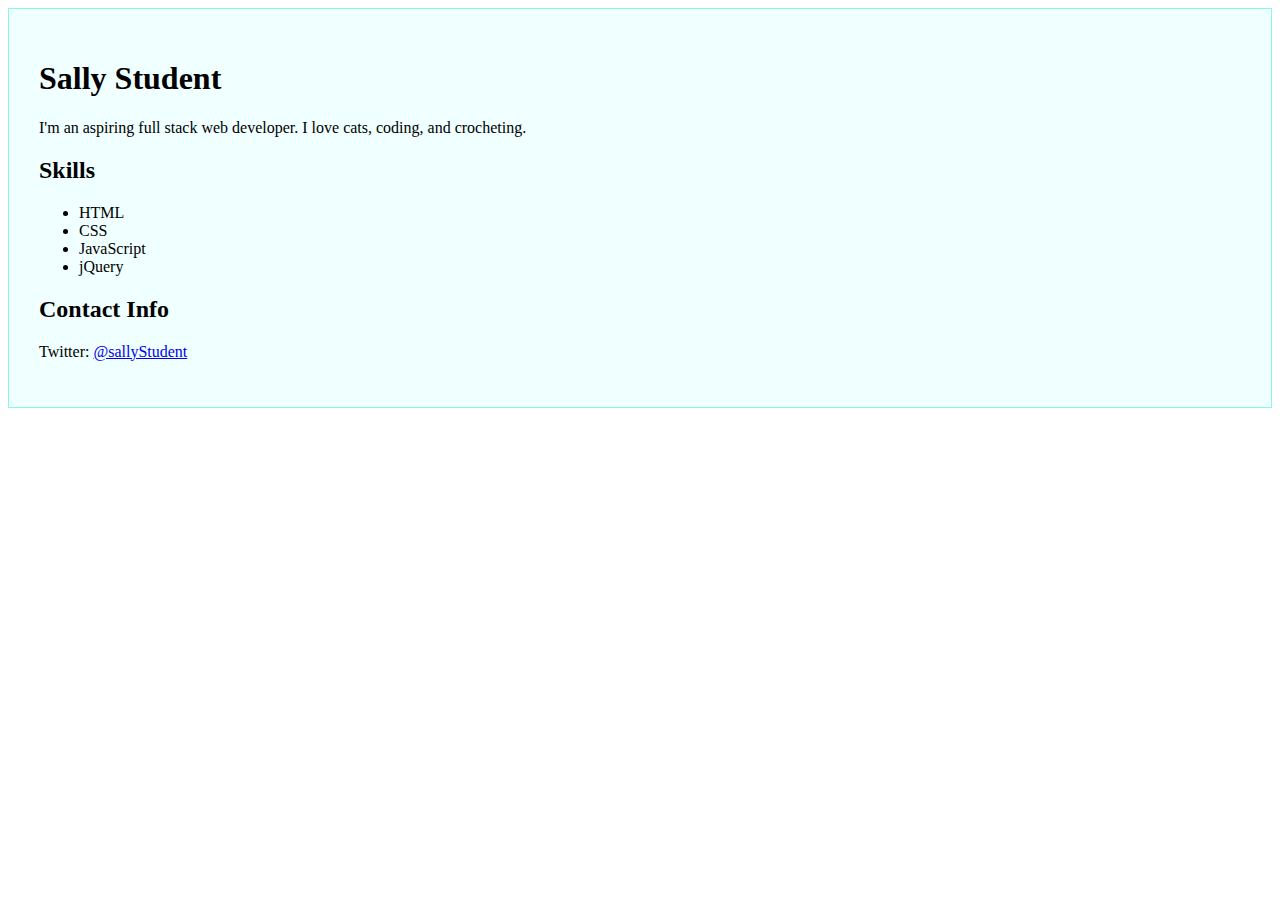
<file: about-me/index.html>
<!DOCTYPE html>
<html>
<head>
	<title>Sally Student</title>
	<link rel="stylesheet" type="text/css" href="main.css">
</head>
<body>
	<div>
  <h1>Sally Student</h1>
<p>I'm an aspiring full stack web developer. I love cats, coding, and crocheting.</p>
<h2>Skills</h2>
<ul>
     <li>HTML</li>
     <li>CSS</li>
     <li>JavaScript</li>
     <li>jQuery</li>
 </ul>
<h2>Contact Info</h2>
<p>Twitter: <a href="https://twitter.com/sallyStudent">@sallyStudent</a></p>
</div>

</body>
</html>
</file>
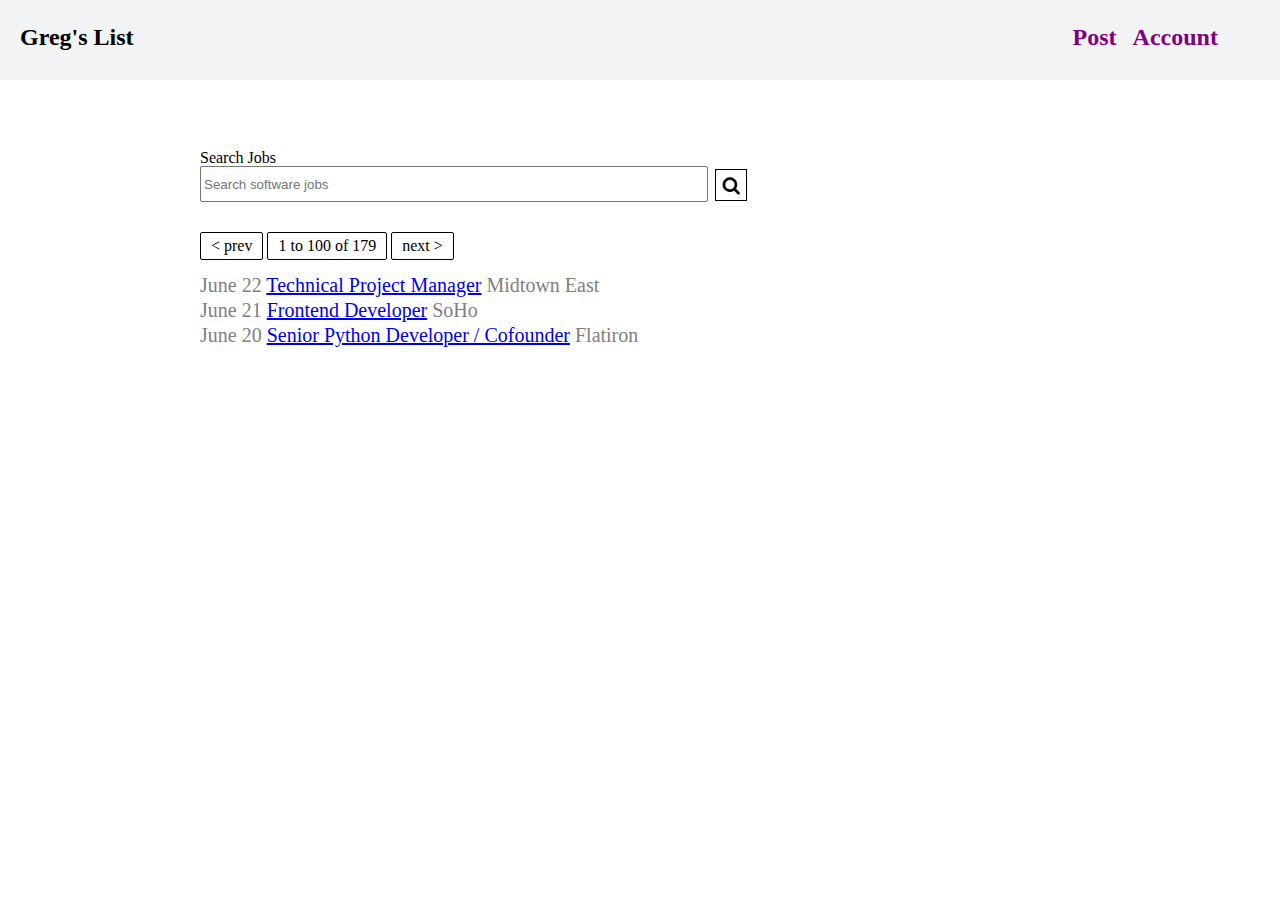
<file: css_layouts_challenge/index.html>
<!DOCTYPE html>
<html>
<head>
	<title>Greg's List</title>
	<link href="styles/main.css" rel="stylesheet" type="text/css">
	<meta content="Greg's List." name="description">
</head>
<body>
	<nav>
		<h1>Greg's List</h1>
		<ul>
			<li>
				<h1><a href="#">Post</a></h1>
			</li>
			<li>
				<h1><a href="#">Account</a></h1>
			</li>
		</ul>
	</nav>
	<main>
		<div class="searchform">
		<h2>Search Jobs</h2><input id="search" name="search" placeholder="Search software jobs" type="text"> <img class="magnifying-glass" src="images/magnifying-glass.png"></div><a class="prevnextbuttons" href="#">&lt; prev</a> <a class="prevnextbuttons" href="#">1 to 100 of 179</a> <a class="prevnextbuttons" href="#">next &gt;</a>
		<div class="adspace">
			<ul>
				<li>June 22 <a href="#">Technical Project Manager</a> Midtown East
				</li>
				<li>June 21 <a href="#">Frontend Developer</a> SoHo
				</li>
				<li>June 20 <a href="#">Senior Python Developer / Cofounder</a> Flatiron
				</li>
			</ul>
		</div>
	</main>
</body>
</html>
</file>
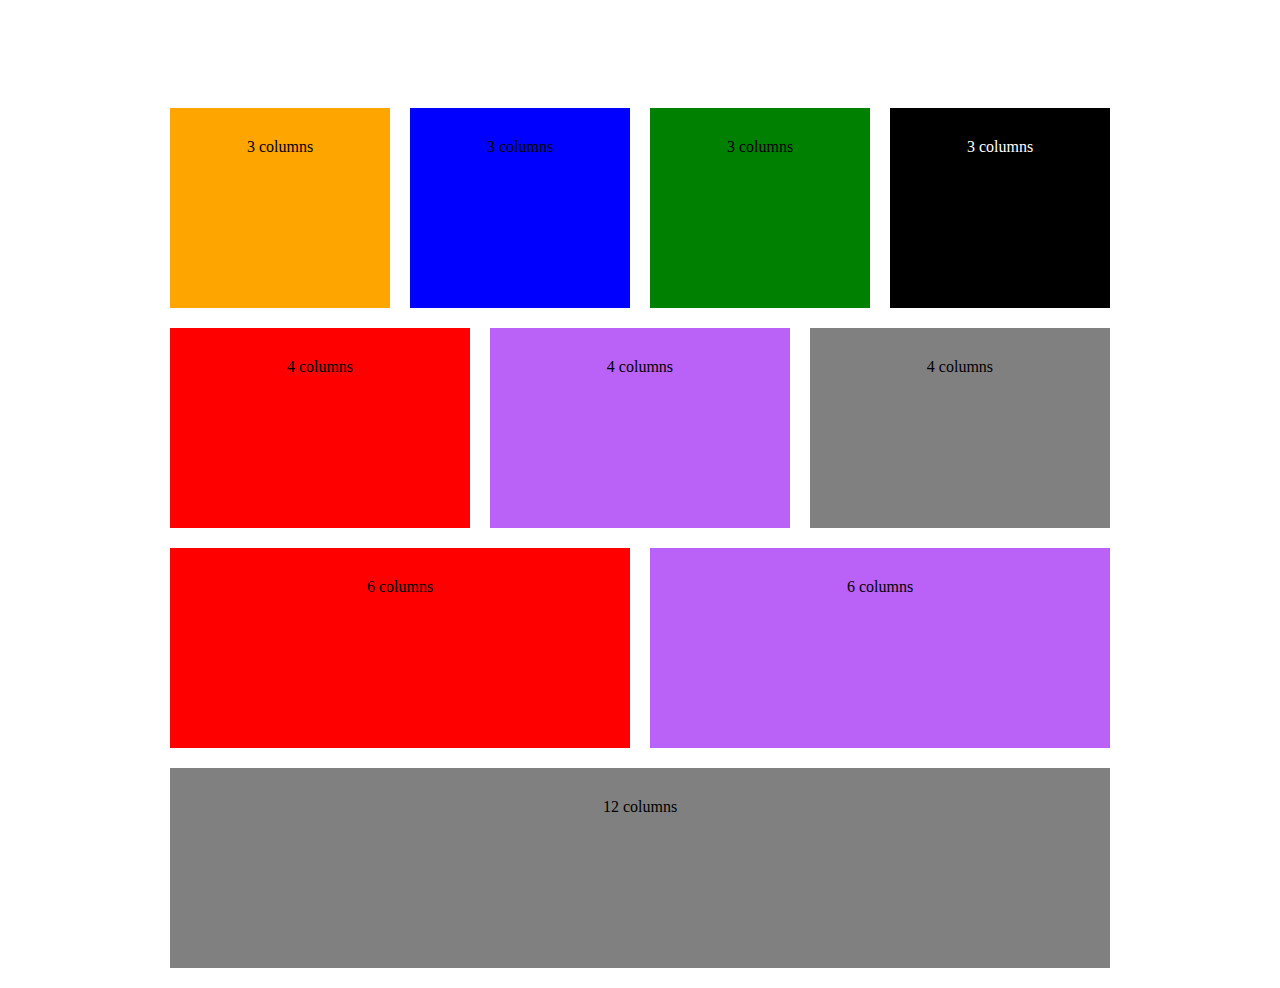
<file: responsive-grid-example-and-challenge-starter-files-master/index.html>
<!DOCTYPE html>
<html lang="en">
<head>
  <meta charset="UTF-8">
  <title>CSS Responsive Grid Challenge</title><!-- Responsive viewport tag, tells small screens that it's responsive -->
  <meta content="width=device-width, initial-scale=1" name="viewport"><!-- Stylesheets -->
  <link href="css/float-grid.css" rel="stylesheet">
  <link href="css/main.css" rel="stylesheet">
</head>
<body>
  <main role="main">
    <div class="row">
      <div class="col-3">
        <div class="box orange">
          3 columns
        </div>
      </div>
      <div class="col-3">
        <div class="box blue">
          3 columns
        </div>
      </div>
      <div class="col-3">
        <div class="box green">
          3 columns
        </div>
      </div>
      <div class="col-3">
        <div class="box black">
          3 columns
        </div>
      </div>
    </div>
    <div class="row">
      <div class="col-4">
        <div class="box red">
          4 columns
        </div>
      </div>
      <div class="col-4">
        <div class="box purple">
          4 columns
        </div>
      </div>
      <div class="col-4">
        <div class="box grey">
          4 columns
        </div>
      </div>
    </div>
    <div class="row">
      <div class="col-6">
        <div class="box red">
          6 columns
        </div>
      </div>
      <div class="col-6">
        <div class="box purple">
          6 columns
        </div>
      </div>
    </div>
    <div class="row">
      <div class="col-12">
        <div class="box grey">
          12 columns
        </div>
      </div>
    </div>
  </main>
</body>
</html>
</file>
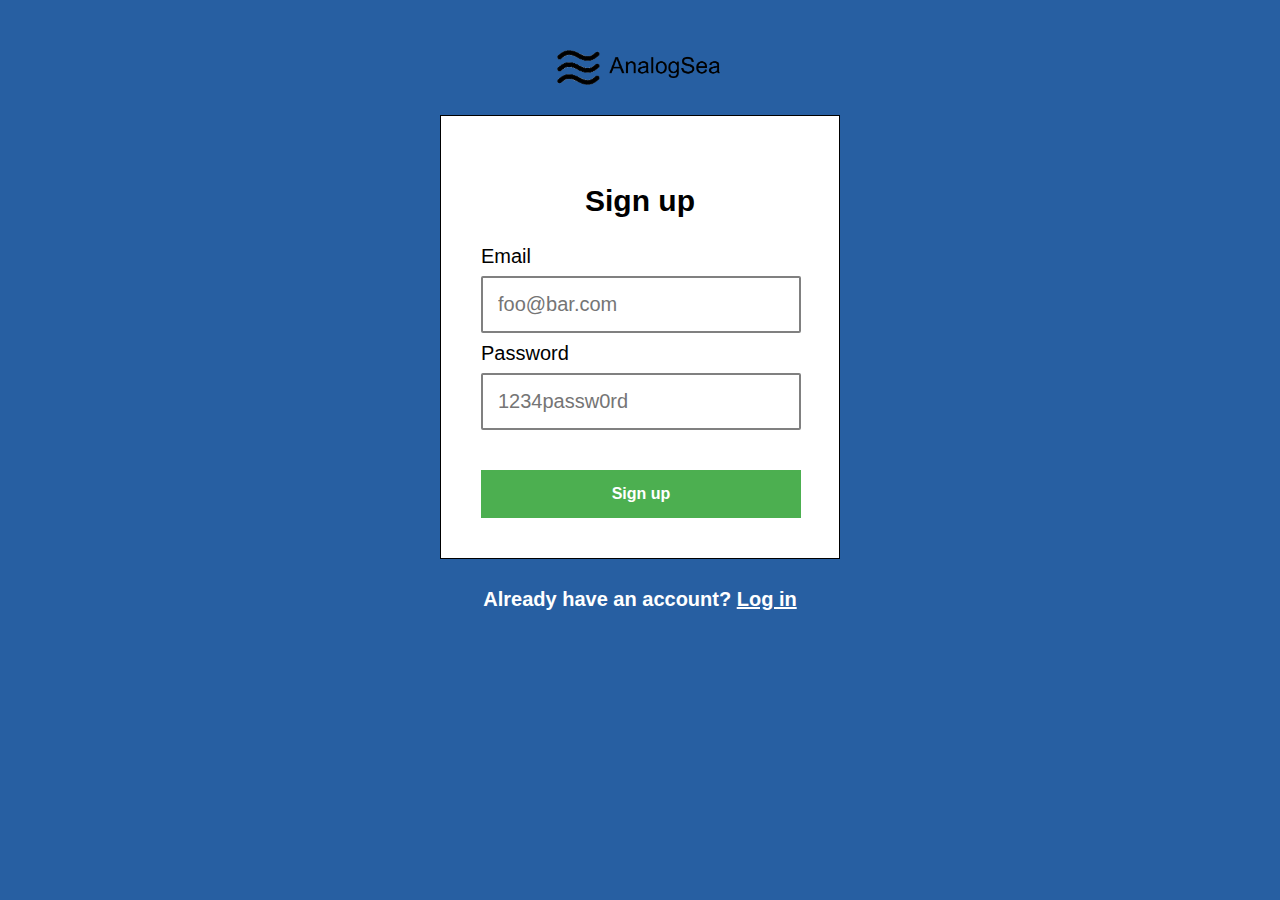
<file: signup_challenge/index.html>
<!DOCTYPE html>
<html>
<head>
	<title>AnalogSea Signup Form</title>
	<link href="styles/main.css" rel="stylesheet" type="text/css">
	<meta content="AnalogSea Signup Form" name="description">
</head>
<body>
	<img class="toplogo" src="images/logo.png">
	<div class="signupcontainer">
		<form action="/signup/" class="sign-up" method="post">
			<h1>Sign up</h1>
			<fieldset>
				<label for="e-mail">Email</label> <input id="e-mail" name="e-mail" placeholder="foo@bar.com" required="" type="email"> <label for="password">Password</label> <input id="password" name="password" placeholder="1234passw0rd" required="" type="password"> <button type="submit">Sign up</button>
			</fieldset>
		</form>
	</div>
	<div class="alreadysignedup">
		<p>Already have an account? <a href="/login">Log in</a></p>
	</div>
</body>
</html>
</file>
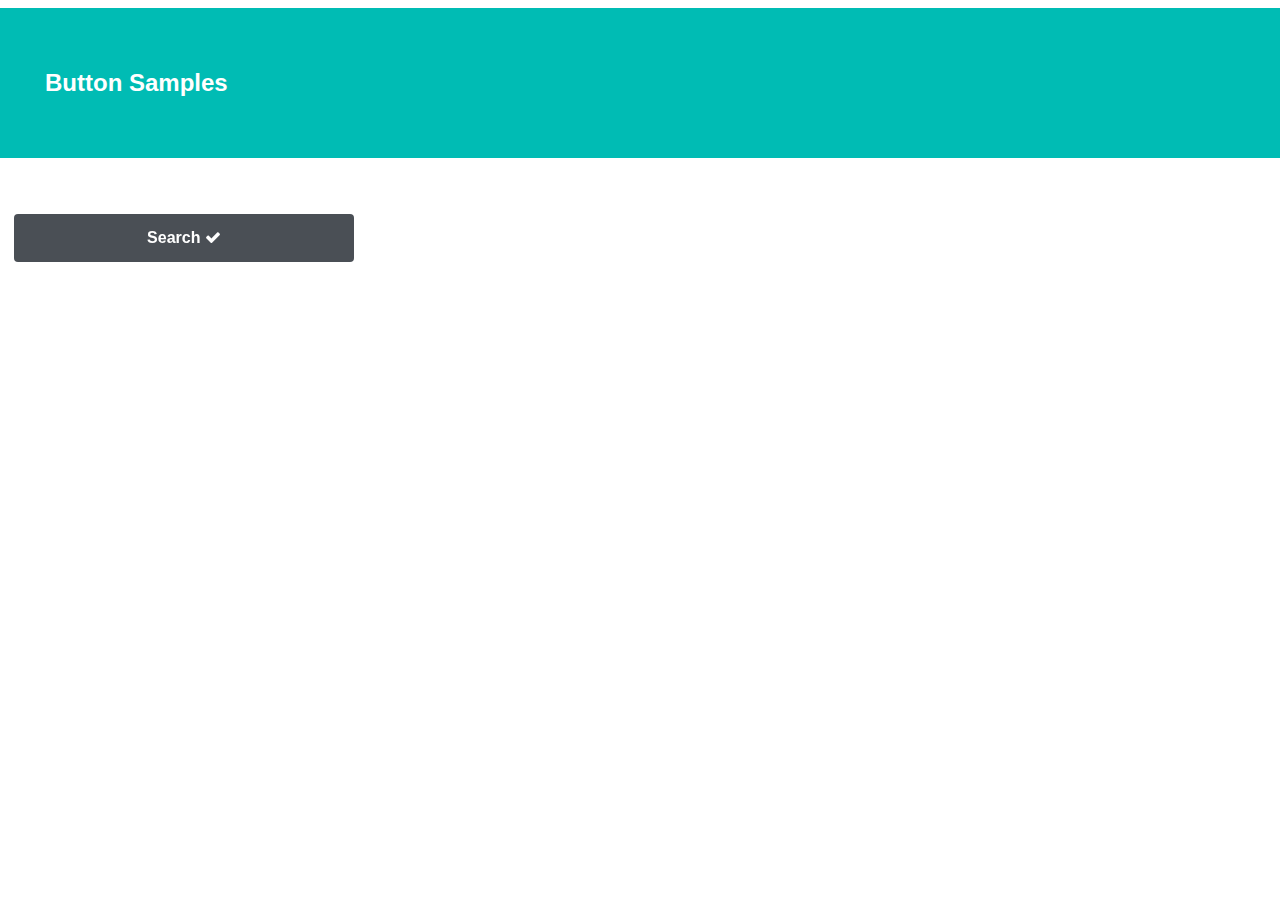
<file: additional-training/button-samples/index.html>
<!DOCTYPE html>
<html lang="en">
<head>
    <meta charset="UTF-8">
    <title>Button Samples</title>
    <link type="text/css" rel="stylesheet" href="styling/button-samples.css">
    <link href="//maxcdn.bootstrapcdn.com/font-awesome/4.2.0/css/font-awesome.min.css" rel="stylesheet" media="all">

</head>
<body>
<nav>
    <h1>Button Samples</h1>
</nav>
<div class="row">


    <a href="#" class="hvr-icon-fade">Search <i class="fa fa-check hvr-icon"></i>
    </a></div>

</a>
</body>
</html>
</file>
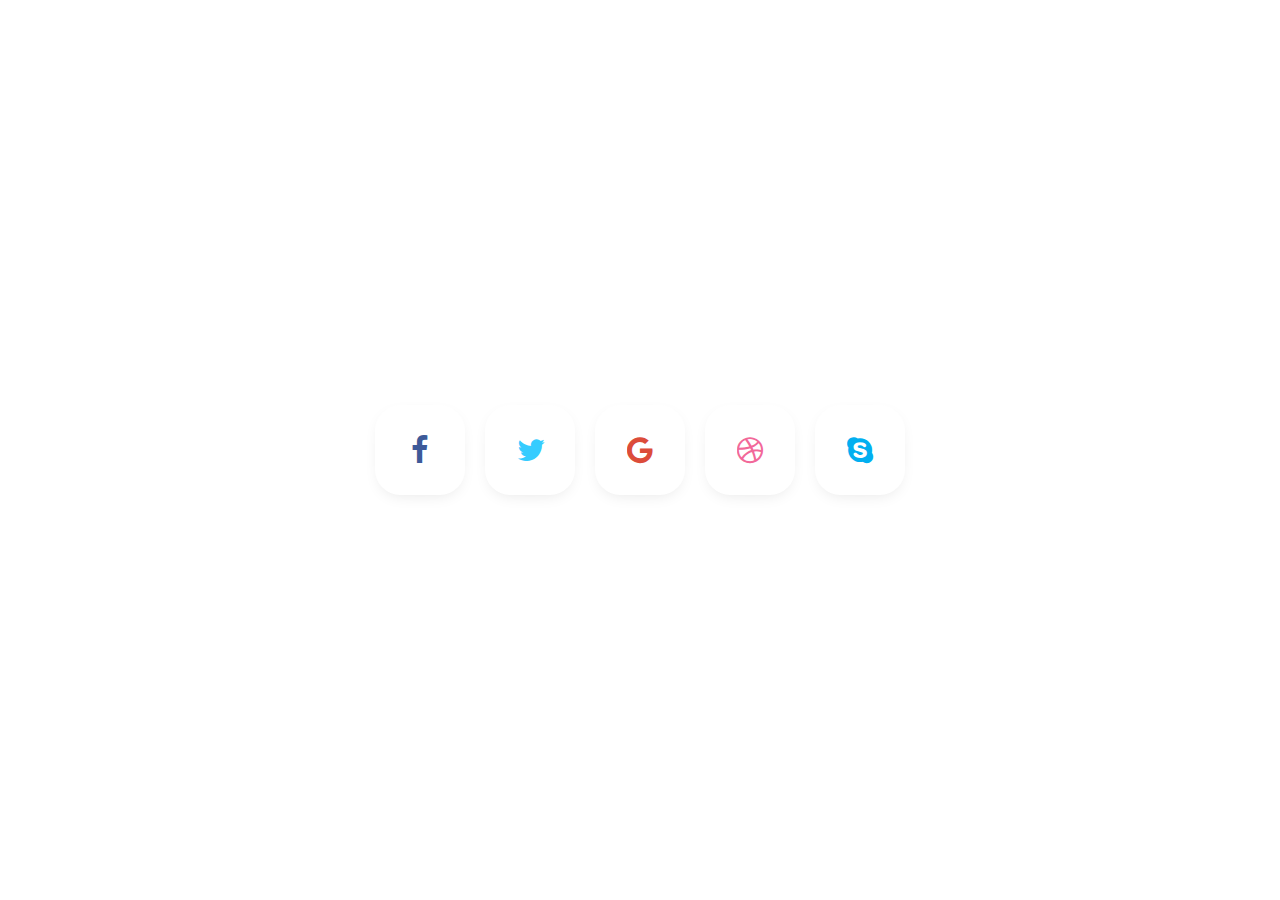
<file: additional-training/social-media-buttons/index.html>
<!DOCTYPE html>
<html lang="en">
<head>
    <meta charset="UTF-8">
    <link type="text/css" rel="stylesheet" href="main.css">
    <link type="text/css" rel="stylesheet" href="//maxcdn.bootstrapcdn.com/font-awesome/4.3.0/css/font-awesome.min.css">

    <title>Social Media Buttons</title>
</head>
<body>
<div class="social-btns"><a class="btn facebook" href="#"><i class="fa fa-facebook"></i></a>
    <a class="btn twitter" href="#"><i class="fa fa-twitter"></i></a>
    <a class="btn google" href="#"><i class="fa fa-google"></i></a>
    <a class="btn dribbble" href="#"><i class="fa fa-dribbble"></i></a>
    <a class="btn skype" href="#"><i class="fa fa-skype"></i></a>

</body>
</html>
</file>
<file: about-me/main.css>
div {
  background-color: azure;
  border: 1px solid aquamarine;
  padding: 30px;
}
</file>
<file: responsive-grid-example-and-challenge-starter-files-master/css/float-grid.css>
* {
  box-sizing: border-box;
}
/* Grid measurements:
 *
 *   960px wide including 12 gutters (half gutters on both edges)
 *
 *   60px columns (12)
 *   20px gutters (two half-gutters + 11 full gutters, so 12 total)
 *
 *
 *   For smaller screens, we always want 20px of padding on either side,
 *   so 960 + 20 + 20 => 1000px
 *
 **/

.row {
  max-width: 1000px;
  padding-left: 20px;
  padding-right: 20px;
  margin: 0 auto;
}
/* Clearfix */

.row::before, .row::after {
  display: table;
  content: '';
}
.row::after {
  clear: both;
}
.col-3, .col-4, .col-6, .col-12 {
  float: left;
  /* Gutters:
   * Each column is padded by half-a-gutter on each side,
   *
   * Half a gutter is 10px, 10/960 (context) = 1.041666%
   *
   */
  padding-left: 1.04166666%;
  padding-right: 1.04166666%;
}
/* Mobile defaults */

.col-3, .col-4, .col-6, .col-12 {
  width: 100%;
}
/* Non-mobile, grid */

@media only screen and (min-width: 640px) {
  /* 3 columns, 3/12 in % */
  .col-3 {
    width: 25%;
  }
  /* 4 columns */
  .col-4 {
    width: 33.33333%;
  }
  /* 6 columns */
  .col-6 {
    width: 50%;
  }
  /* 12 columns */
  .col-12 {
    width: 100%;
  }
}
</file>
<file: responsive-grid-example-and-challenge-starter-files-master/css/main.css>
main {
  padding-top: 100px;
}
main .row {
  margin-bottom: 20px;
}
.box {
  height: 200px;
  text-align: center;
  padding-top: 30px;
}
.black {
  background-color: black;
  color: white;
}
.green {
  background-color: green;
}
.orange {
  background-color: orange;
}
.blue {
  background-color: blue;
}
.red {
  background-color: red;
}
.purple {
  background-color: #ba61f7;
}
.grey {
  background-color: grey;
}
</file>
<file: additional-training/button-samples/styling/button-samples.css>
* body {
    font-family: "Montserrat", Arial, sans-serif;
}
nav {
    position: fixed;
    padding: 20px;
    left: 0;
    right: 0;
    background-color: #00bcb4;
    color: white;
}
nav h1 {
    padding: 25px;
    float: left;
    font-size: 24px;
    font-weight: bold;
}
.row {
    padding-top: 200px;
}

[class^="hvr-"] {
    margin: .4em;
    padding: 1em;
    cursor: pointer;
    background: #e1e1e1;
    text-decoration: none;
    color: #666;
    -webkit-tap-highlight-color: rgba(0,0,0,0);
    -webkit-font-smoothing: antialiased;
    -moz-osx-font-smoothing: grayscale;
}

p, [class^="hvr-"] {
    font-family: 'Roboto', sans-serif;
}

/* Icon Fade */
.hvr-icon-fade {
    display: inline-block;
    vertical-align: middle;
    -webkit-transform: perspective(1px) translateZ(0);
    transform: perspective(1px) translateZ(0);
    box-shadow: 0 0 1px rgba(0, 0, 0, 0);
    background: #4a4f55;
    font-family: "Montserrat", Arial, sans-serif;
    color: white;
    padding: 12px;
    min-width:25%;
    cursor: pointer;
    line-height: 1.5;
    text-decoration: none;
    text-align: center;
    -webkit-user-select: none;
    -moz-user-select: none;
    -ms-user-select: none;
    user-select: none;
    -webkit-appearance: none;
    outline: 0;
    border: none;
    border-radius: 4px;
    font-size: 1rem;
    font-weight: bold;

}
.hvr-icon-fade .hvr-icon {
    -webkit-transform: translateZ(0);
    transform: translateZ(0);
    -webkit-transition-duration: 0.5s;
    transition-duration: 0.5s;
    -webkit-transition-property: color;
    transition-property: color;

}
.hvr-icon-fade:hover .hvr-icon, .hvr-icon-fade:focus .hvr-icon, .hvr-icon-fade:active .hvr-icon {
    color: #00bcb4;
}
.hvr-icon-pulse-grow {
    display: inline-block;
    vertical-align: middle;
    -webkit-transform: perspective(1px) translateZ(0);
    transform: perspective(1px) translateZ(0);
    box-shadow: 0 0 1px rgba(0, 0, 0, 0);
}
.hvr-icon-pulse-grow .hvr-icon {
    -webkit-transform: translateZ(0);
    transform: translateZ(0);
    -webkit-transition-timing-function: ease-out;
    transition-timing-function: ease-out;
}

.icon-car {
    background-size: contain;
    background-repeat: no-repeat;
    display: inline-block;
    transition: all 0.2s;
    height: 40px;
    width: 40px;
    background-image: url(/images/car-grey.svg);
}
</file>
<file: additional-training/social-media-buttons/main.css>
@import '//codepen.io/chrisdothtml/pen/ojLzJK.css';
.social-btns .btn,
.social-btns .btn:before,
.social-btns .btn .fa {
    transition: all 0.35s;
    transition-timing-function: cubic-bezier(0.31, -0.105, 0.43, 1.59);
}
.social-btns .btn:before {
    top: 90%;
    left: -110%;
}
.social-btns .btn .fa {
    -webkit-transform: scale(0.8);
    transform: scale(0.8);
}
.social-btns .btn.facebook:before {
    background-color: #3b5998;
}
.social-btns .btn.facebook .fa {
    color: #3b5998;
}
.social-btns .btn.twitter:before {
    background-color: #3cf;
}
.social-btns .btn.twitter .fa {
    color: #3cf;
}
.social-btns .btn.google:before {
    background-color: #dc4a38;
}
.social-btns .btn.google .fa {
    color: #dc4a38;
}
.social-btns .btn.dribbble:before {
    background-color: #f26798;
}
.social-btns .btn.dribbble .fa {
    color: #f26798;
}
.social-btns .btn.skype:before {
    background-color: #00aff0;
}
.social-btns .btn.skype .fa {
    color: #00aff0;
}
.social-btns .btn:focus:before,
.social-btns .btn:hover:before {
    top: -10%;
    left: -10%;
}
.social-btns .btn:focus .fa,
.social-btns .btn:hover .fa {
    color: #fff;
    -webkit-transform: scale(1);
    transform: scale(1);
}
.social-btns {
    height: 90px;
    margin: auto;
    font-size: 0;
    text-align: center;
    position: absolute;
    top: 0;
    bottom: 0;
    left: 0;
    right: 0;
}
.social-btns .btn {
    display: inline-block;
    background-color: #fff;
    width: 90px;
    height: 90px;
    line-height: 90px;
    margin: 0 10px;
    text-align: center;
    position: relative;
    overflow: hidden;
    border-radius: 28%;
    box-shadow: 0 5px 15px -5px rgba(0,0,0,0.1);
    opacity: 0.99;
}
.social-btns .btn:before {
    content: '';
    width: 120%;
    height: 120%;
    position: absolute;
    -webkit-transform: rotate(45deg);
    transform: rotate(45deg);
}
.social-btns .btn .fa {
    font-size: 38px;
    vertical-align: middle;
}
</file>
<file: css_layouts_challenge/styles/main.css>
/* http://meyerweb.com/eric/tools/css/reset/ 
   v2.0 | 20110126
   License: none (public domain)
*/

html, body, div, span, applet, object, iframe, h1, h2, h3, h4, h5, h6, p, blockquote, pre, a, abbr, acronym, address, big, cite, code, del, dfn, em, img, ins, kbd, q, s, samp, small, strike, strong, sub, sup, tt, var, b, u, i, center, dl, dt, dd, ol, ul, li, fieldset, form, label, legend, table, caption, tbody, tfoot, thead, tr, th, td, article, aside, canvas, details, embed, figure, figcaption, footer, header, hgroup, menu, nav, output, ruby, section, summary, time, mark, audio, video {
	margin: 0;
	padding: 0;
	border: 0;
	font-size: 100%;
	font: inherit;
	vertical-align: baseline;
}
/* HTML5 display-role reset for older browsers */

article, aside, details, figcaption, figure, footer, header, hgroup, menu, nav, section {
	display: block;
}
body {
	line-height: 1;
}
ol, ul {
	list-style: none;
}
blockquote, q {
	quotes: none;
}
blockquote:before, blockquote:after, q:before, q:after {
	content: '';
	content: none;
}
table {
	border-collapse: collapse;
	border-spacing: 0;
}

### MY CSS ###

body {
	background-color: white;
	margin-left: 100px;
	margin: 0;
}
nav {
	background-color: #F2F3F4;
	position: fixed;
	padding-left: 20px;
	left: 0;
	right: 0;
	height: 80px;
}
nav h1 {
	padding-top: 25px;
	float: left;
	font-size: 24px;
	font-weight: bold;
}
nav ul {
	margin-right: 50px;
	position: relative;
	text-align: right;
}
nav li {
	display: inline-block;
	text-align: right;
	margin-right: 1%;
}
nav li a:link {
	color: purple;
	text-decoration: none;
	float: right;
}
main {
	padding-left: 200px;
	margin: auto;
}
.searchform {
	padding-top: 150px;
}
.searchform input {
	width: 500px;
	height: 30px;
}
.searchform .magnifying-glass {
	width: 30px;
	vertical-align: middle;
	border: solid black 1px;
	margin-left: 3px;
}
.prevnextbuttons {
	margin-top: 30px;
	background-color: white;
	border: solid 1px;
	border-radius: 2px;
	color: black;
	text-align: center;
	display: inline-block;
	padding: 5px 10px;
	text-decoration: none;
}
.adspace {
	padding-top: 10px;
	color: grey;
	font-size: 20px;
}
.adspace ul {
	list-style: none;
	padding-left: 0;
}
.adspace li {
	margin: 5px 0;
</file>
<file: signup_challenge/styles/main.css>
/* http://meyerweb.com/eric/tools/css/reset/ 
   v2.0 | 20110126
   License: none (public domain)
*/

html, body, div, span, applet, object, iframe, h1, h2, h3, h4, h5, h6, p, blockquote, pre, a, abbr, acronym, address, big, cite, code, del, dfn, em, img, ins, kbd, q, s, samp, small, strike, strong, sub, sup, tt, var, b, u, i, center, dl, dt, dd, ol, ul, li, fieldset, form, label, legend, table, caption, tbody, tfoot, thead, tr, th, td, article, aside, canvas, details, embed, figure, figcaption, footer, header, hgroup, menu, nav, output, ruby, section, summary, time, mark, audio, video {
	margin: 0;
	padding: 0;
	border: 0;
	font-size: 100%;
	font: inherit;
	vertical-align: baseline;
}
/* HTML5 display-role reset for older browsers */

article, aside, details, figcaption, figure, footer, header, hgroup, menu, nav, section {
	display: block;
}
body {
	line-height: 1;
}
ol, ul {
	list-style: none;
}
blockquote, q {
	quotes: none;
}
blockquote:before, blockquote:after, q:before, q:after {
	content: '';
	content: none;
}
table {
	border-collapse: collapse;
	border-spacing: 0;
}
body {
	background-color: #275fa2;
	font-family: "Roboto", helvetica, sans-serif;
	padding-top: 50px;
}
body * {
	box-sizing: border-box;
}
.toplogo {
	display: block;
	height: 35px;
	margin: auto;
	margin-bottom: 30px;
}
.signupcontainer {
	background-color: white;
	border: black solid 1px;
	width: 400px;
	padding: 40px;
	font-size: 20px;
	text-align: left;
	margin-left: auto;
	margin-right: auto;
}
.signupcontainer h1 {
	font-size: 30px;
	text-align: center;
	font-weight: bold;
	padding-top: 30px;
	padding-bottom: 30px;
}
.signupcontainer fieldset input {
	width: 100%;
	border: 2px;
	padding: 15px;
	border: 2px solid;
	border-color: grey;
	border-radius: 2px;
	height: auto;
	margin-bottom: 10px;
	margin-top: 10px;
	font-size: 20px;
}
.signupcontainer fieldset button {
	background-color: #4CAF50;
	color: white;
	font-size: 16px;
	font-weight: bold;
	width: 320px;
	border: 2px;
	padding: 15px;
	margin-top: 30px;
}
.signupcontainer fieldset button:hover {
	background-color: #228B22;
	color: white;
	font-size: 16px;
	font-weight: bold;
	width: 320px;
	border: 2px;
	padding: 15px;
	margin-top: 30px;
}
.alreadysignedup {
	display: block;
	color: white;
	text-align: center;
	font-size: 20px;
	padding-top: 30px;
	font-weight: bold;
}
.alreadysignedup a {
	color: white;
	display: inline-block;
	font-weight: bold;
}
</file>
